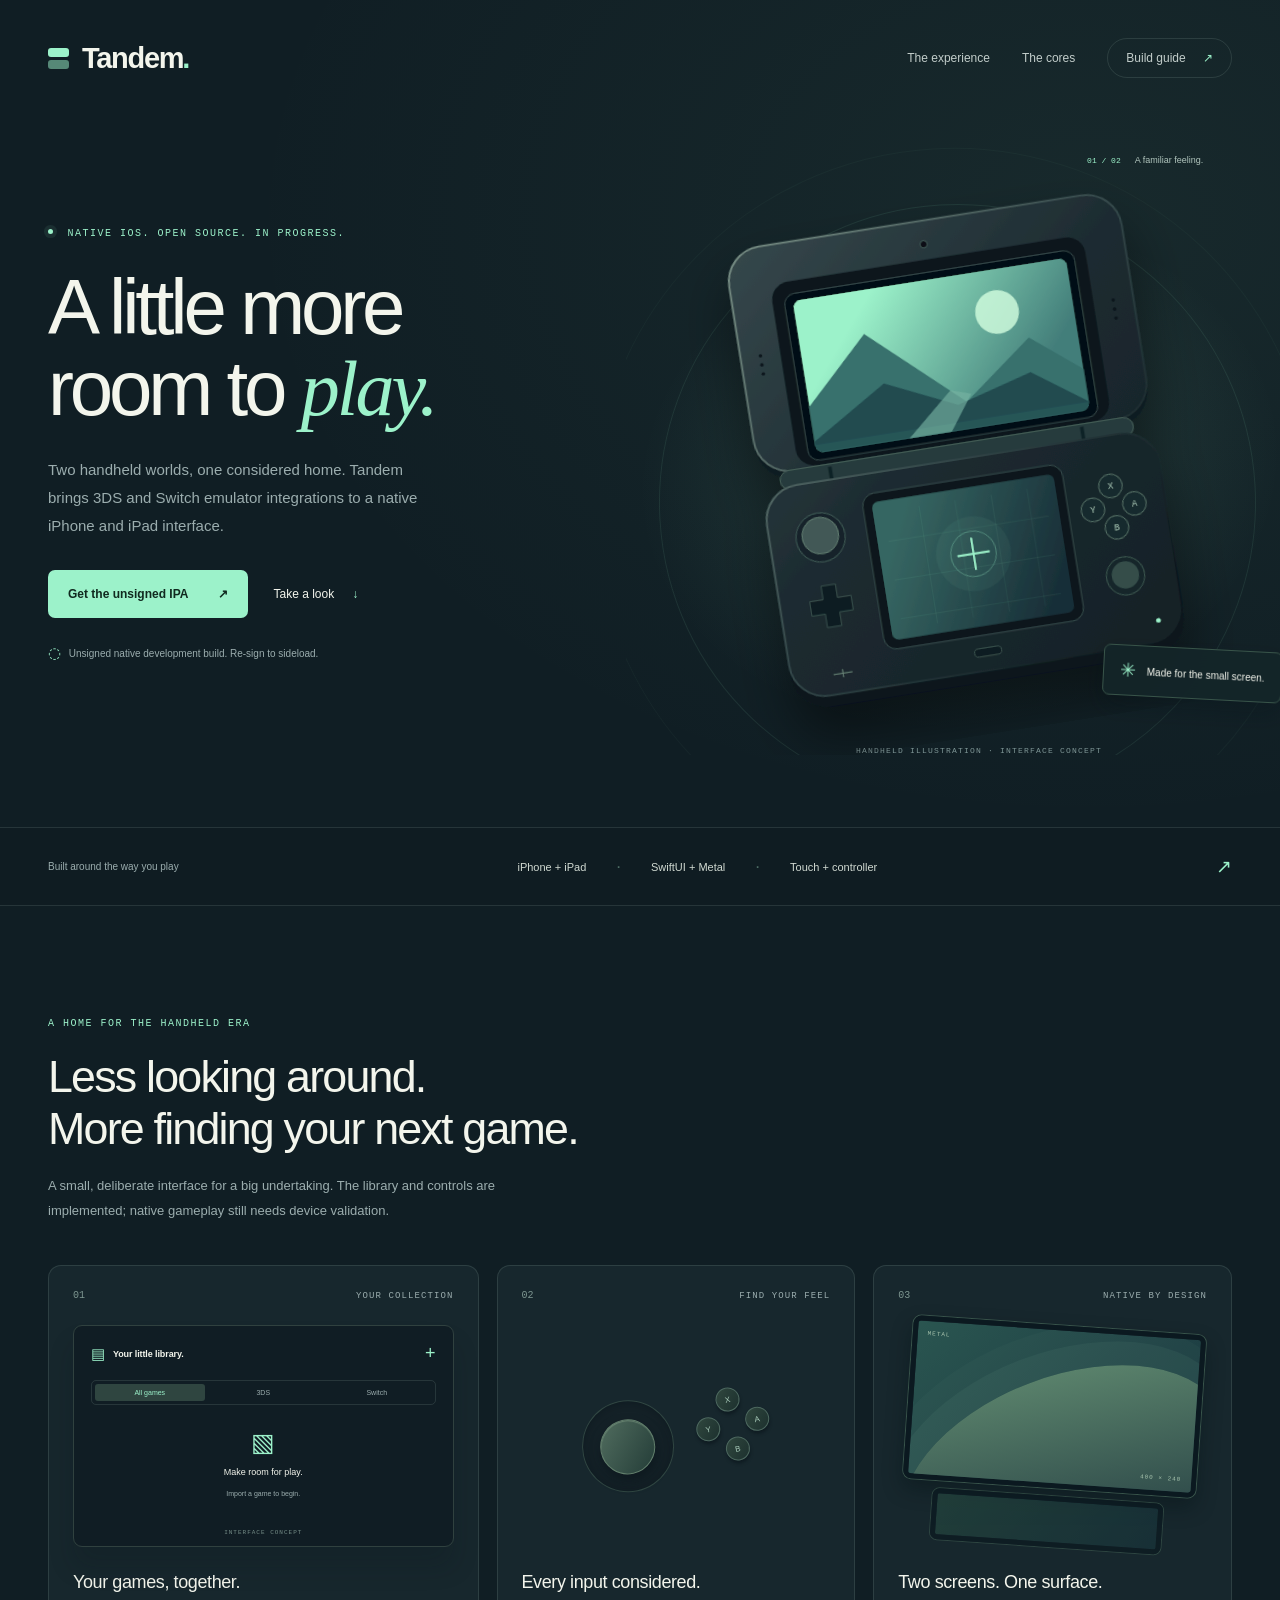
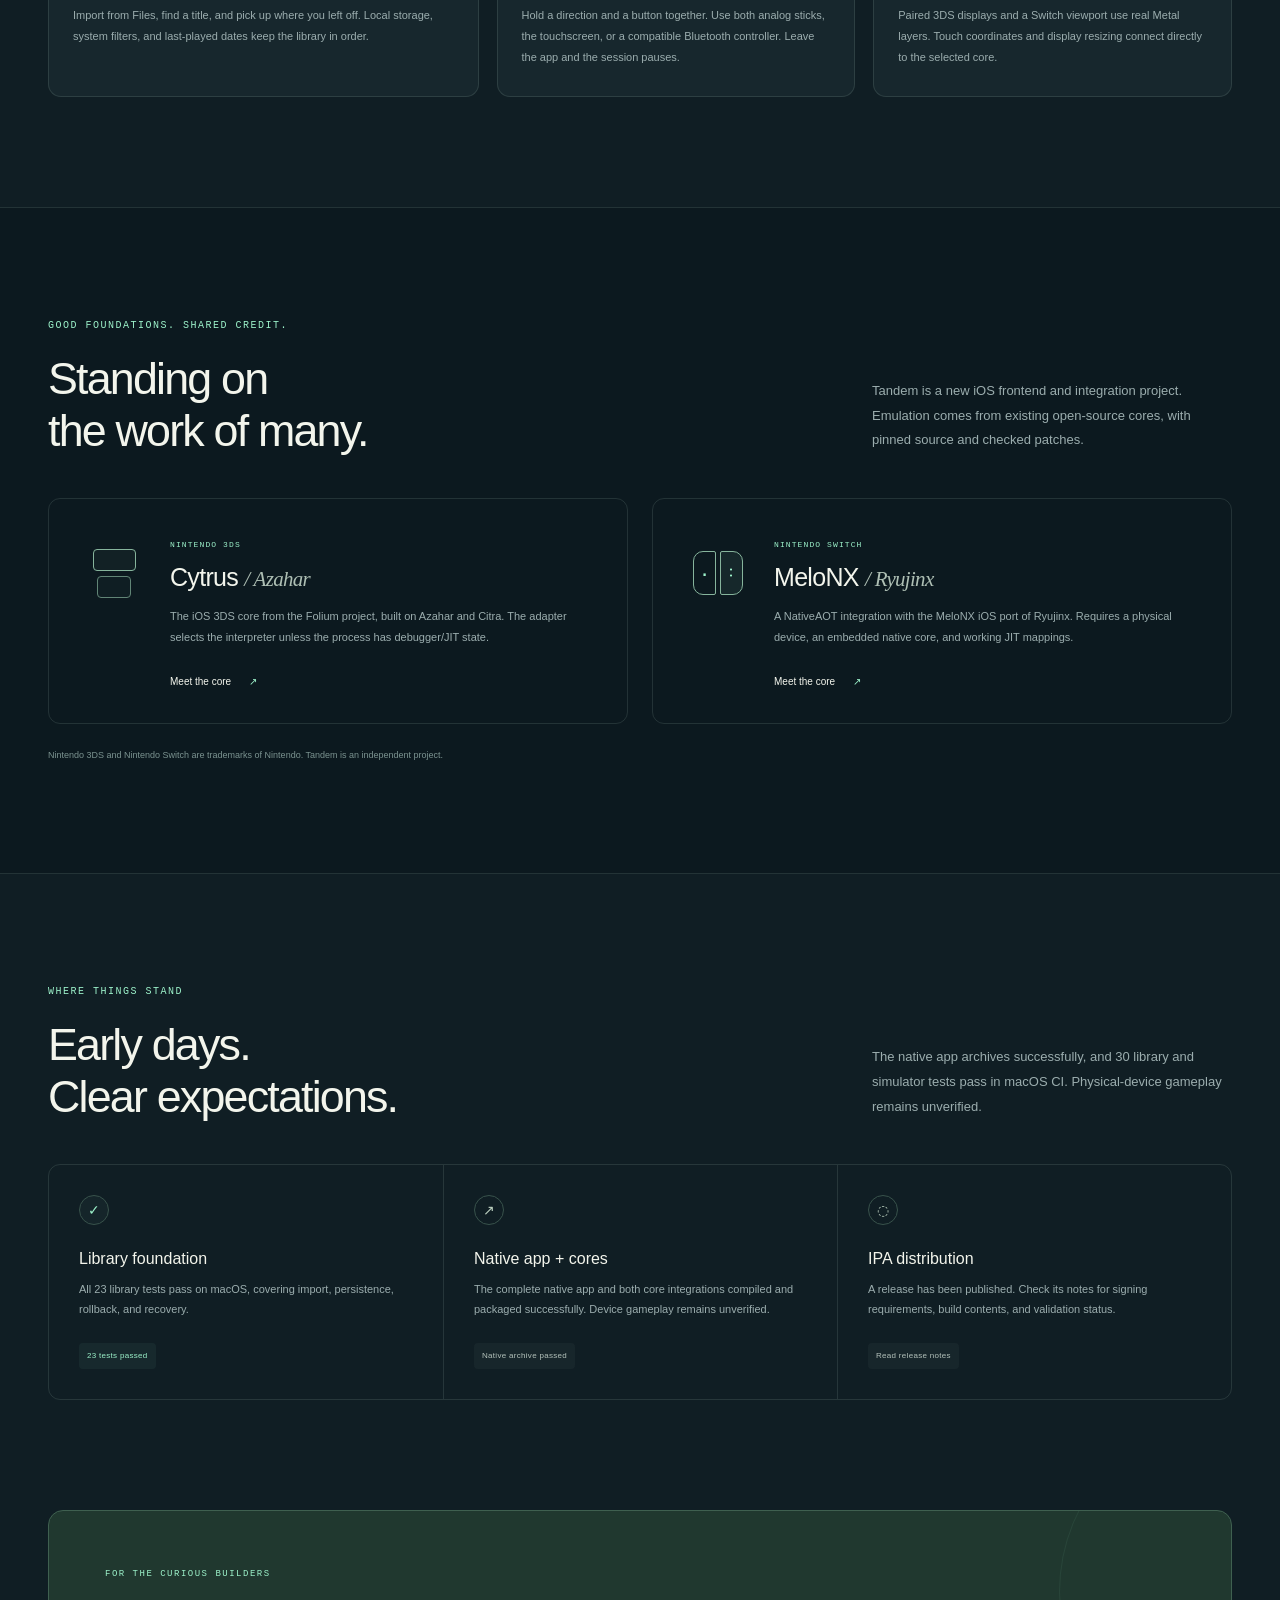
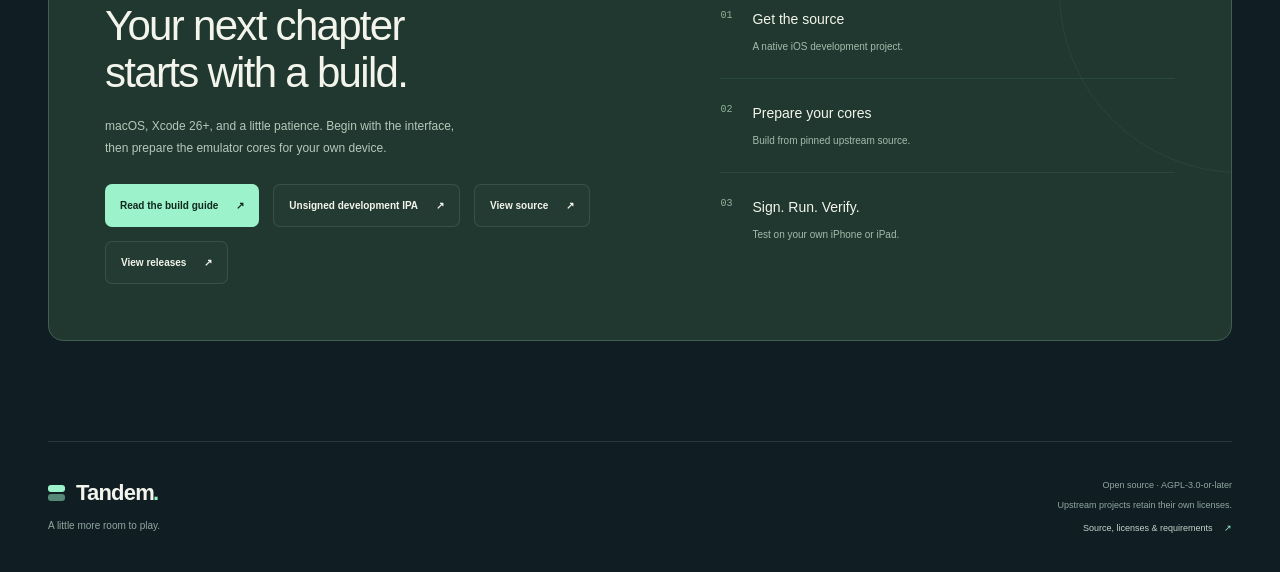
<file: site/index.html>
<!doctype html>
<html lang="en">
<head>
  <meta charset="utf-8">
  <meta name="viewport" content="width=device-width, initial-scale=1">
  <meta name="theme-color" content="#101e24">
  <meta name="description" content="Tandem is an experimental native iOS project bringing Nintendo 3DS and Nintendo Switch emulator cores into one considered home.">
  <title>Tandem — A little more room to play</title>
  <link rel="icon" href="./favicon.svg" type="image/svg+xml">
  <link rel="stylesheet" href="./style.css">
  <script src="./site.js" defer></script>
</head>
<body>
  <a class="skip-link" href="#main">Skip to content</a>
  <header class="site-header wrap">
    <a class="wordmark" href="./" aria-label="Tandem home"><span class="brand-icon" aria-hidden="true"><i></i><i></i></span>Tandem<span class="wordmark-dot">.</span></a>
    <nav aria-label="Main navigation"><a href="#experience">The experience</a><a href="#under-the-hood">The cores</a><a class="nav-build" href="./build.html">Build guide <span aria-hidden="true">↗</span></a></nav>
  </header>

  <main id="main">
    <section class="hero wrap" aria-labelledby="hero-title">
      <div class="hero-copy">
        <p class="eyebrow"><span class="status-dot" aria-hidden="true"></span> Native iOS. Open source. In progress.</p>
        <h1 id="hero-title">A little more<br>room to <em>play.</em></h1>
        <p class="hero-description">Two handheld worlds, one considered home. Tandem brings 3DS and Switch emulator integrations to a native iPhone and iPad interface.</p>
        <div class="hero-actions"><a class="button primary" href="https://github.com/coldlee-en/Tandem/releases/tag/v0.1.3">Get the unsigned IPA <span aria-hidden="true">↗</span></a><a class="text-link" href="#experience">Take a look <span aria-hidden="true">↓</span></a></div>
        <p class="release-note"><span aria-hidden="true">◌</span> Unsigned native development build. Re-sign to sideload.</p>
      </div>
      <figure class="hero-art">
        <div class="art-orbit orbit-one" aria-hidden="true"></div><div class="art-orbit orbit-two" aria-hidden="true"></div>
        <span class="art-label label-top" aria-hidden="true"><span>01 / 02</span> A familiar feeling.</span>
        <img src="./console.svg" alt="Stylized dual-screen handheld with a mint mountain landscape, an interface concept rather than gameplay." width="720" height="600" fetchpriority="high">
        <span class="art-tag" aria-hidden="true"><span class="spark">✳</span> Made for the small screen.</span>
        <figcaption>Handheld illustration · Interface concept</figcaption>
      </figure>
    </section>

    <div class="platform-bar"><div class="wrap platform-content"><span class="platform-label">Built around the way you play</span><span>iPhone + iPad</span><span class="bar-dot" aria-hidden="true">·</span><span>SwiftUI + Metal</span><span class="bar-dot" aria-hidden="true">·</span><span>Touch + controller</span><span class="bar-arrow" aria-hidden="true">↗</span></div></div>

    <section class="experience wrap section-space" id="experience" aria-labelledby="experience-title">
      <div class="section-heading"><p class="eyebrow">A home for the handheld era</p><h2 id="experience-title">Less looking around.<br>More finding your next game.</h2><p>A small, deliberate interface for a big undertaking. The library and controls are implemented; native gameplay still needs device validation.</p></div>
      <div class="feature-grid">
        <article class="feature-card library-card"><div class="feature-top"><span class="feature-number">01</span><span class="small-label">Your collection</span></div><div class="library-concept" aria-label="Illustration of an empty library with All games, 3DS, and Switch filters"><div class="mock-library-head"><span class="mini-logo" aria-hidden="true">▤</span><strong>Your little library.</strong><span aria-hidden="true">+</span></div><div class="mock-filters"><span class="selected">All games</span><span>3DS</span><span>Switch</span></div><div class="mock-empty"><span aria-hidden="true">▧</span><p>Make room for play.</p><small>Import a game to begin.</small></div><span class="concept-caption">Interface concept</span></div><h3>Your games, together.</h3><p>Import from Files, find a title, and pick up where you left off. Local storage, system filters, and last-played dates keep the library in order.</p></article>
        <article class="feature-card controls-card"><div class="feature-top"><span class="feature-number">02</span><span class="small-label">Find your feel</span></div><div class="control-concept" aria-hidden="true"><div class="control-ring"><div class="stick-cap"></div></div><div class="control-diamond"><span>X</span><span>Y</span><span>A</span><span>B</span></div></div><h3>Every input considered.</h3><p>Hold a direction and a button together. Use both analog sticks, the touchscreen, or a compatible Bluetooth controller. Leave the app and the session pauses.</p></article>
        <article class="feature-card display-card"><div class="feature-top"><span class="feature-number">03</span><span class="small-label">Native by design</span></div><div class="display-concept" aria-hidden="true"><div class="display-window"><span class="display-corner">METAL</span><div class="display-wave"></div><span class="display-corner bottom">400 × 240</span></div><div class="display-small"></div></div><h3>Two screens. One surface.</h3><p>Paired 3DS displays and a Switch viewport use real Metal layers. Touch coordinates and display resizing connect directly to the selected core.</p></article>
      </div>
    </section>

    <section class="cores section-space" id="under-the-hood" aria-labelledby="cores-title"><div class="wrap">
      <div class="section-heading horizontal"><div><p class="eyebrow">Good foundations. Shared credit.</p><h2 id="cores-title">Standing on<br>the work of many.</h2></div><p>Tandem is a new iOS frontend and integration project. Emulation comes from existing open-source cores, with pinned source and checked patches.</p></div>
      <div class="core-grid">
        <article class="core-card"><div class="core-symbol dual-symbol" aria-hidden="true"><span></span><span></span></div><div class="core-copy"><span class="small-label">Nintendo 3DS</span><h3>Cytrus <span>/ Azahar</span></h3><p>The iOS 3DS core from the Folium project, built on Azahar and Citra. The adapter selects the interpreter unless the process has debugger/JIT state.</p><a class="text-link" href="https://github.com/folium-app/Cytrus">Meet the core <span aria-hidden="true">↗</span></a></div></article>
        <article class="core-card"><div class="core-symbol switch-symbol" aria-hidden="true"><span>·</span><span>··</span></div><div class="core-copy"><span class="small-label">Nintendo Switch</span><h3>MeloNX <span>/ Ryujinx</span></h3><p>A NativeAOT integration with the MeloNX iOS port of Ryujinx. Requires a physical device, an embedded native core, and working JIT mappings.</p><a class="text-link" href="https://github.com/AzureDominus/melonx">Meet the core <span aria-hidden="true">↗</span></a></div></article>
      </div>
      <p class="core-footnote">Nintendo 3DS and Nintendo Switch are trademarks of Nintendo. Tandem is an independent project.</p>
    </div></section>

    <section class="progress-section wrap section-space" id="status" aria-labelledby="status-title"><div class="section-heading horizontal"><div><p class="eyebrow">Where things stand</p><h2 id="status-title">Early days.<br>Clear expectations.</h2></div><p>The native app archives successfully, and 30 library and simulator tests pass in macOS CI. Physical-device gameplay remains unverified.</p></div><div class="progress-grid"><article><span class="progress-icon done" aria-hidden="true">✓</span><h3>Library foundation</h3><p>All 23 library tests pass on macOS, covering import, persistence, rollback, and recovery.</p><span class="status-pill">23 tests passed</span></article><article><span class="progress-icon" aria-hidden="true">↗</span><h3>Native app + cores</h3><p>The complete native app and both core integrations compiled and packaged successfully. Device gameplay remains unverified.</p><span class="status-pill neutral">Native archive passed</span></article><article><span class="progress-icon" aria-hidden="true">◌</span><h3>IPA distribution</h3><p data-release-description>An unsigned native development IPA is available through Actions. Re-sign to sideload; Switch requires JIT.</p><span class="status-pill neutral" data-release-status>Unsigned development artifact</span></article></div></section>

    <section class="get-started wrap" id="get-started" aria-labelledby="start-title"><div class="start-panel"><div><p class="eyebrow">For the curious builders</p><h2 id="start-title">Your next chapter<br>starts with a build.</h2><p>macOS, Xcode 26+, and a little patience. Begin with the interface, then prepare the emulator cores for your own device.</p><div class="hero-actions"><a class="button primary" href="./build.html">Read the build guide <span aria-hidden="true">↗</span></a><a class="button secondary" href="https://github.com/coldlee-en/Tandem/releases/tag/v0.1.3">Unsigned development IPA <span aria-hidden="true">↗</span></a><a class="button secondary" data-repository-link hidden>View source <span aria-hidden="true">↗</span></a><a class="button secondary" data-release-link hidden>View releases <span aria-hidden="true">↗</span></a></div></div><div class="start-steps"><div><span>01</span><p>Get the source<small>A native iOS development project.</small></p></div><div><span>02</span><p>Prepare your cores<small>Build from pinned upstream source.</small></p></div><div><span>03</span><p>Sign. Run. Verify.<small>Test on your own iPhone or iPad.</small></p></div></div></div></section>
  </main>
  <footer class="site-footer wrap"><div><a class="wordmark" href="./"><span class="brand-icon" aria-hidden="true"><i></i><i></i></span>Tandem<span class="wordmark-dot">.</span></a><p>A little more room to play.</p></div><div class="footer-right"><p>Open source · AGPL-3.0-or-later</p><p>Upstream projects retain their own licenses.</p><a href="./build.html#notices">Source, licenses &amp; requirements <span aria-hidden="true">↗</span></a></div></footer>
</body>
</html>
</file>
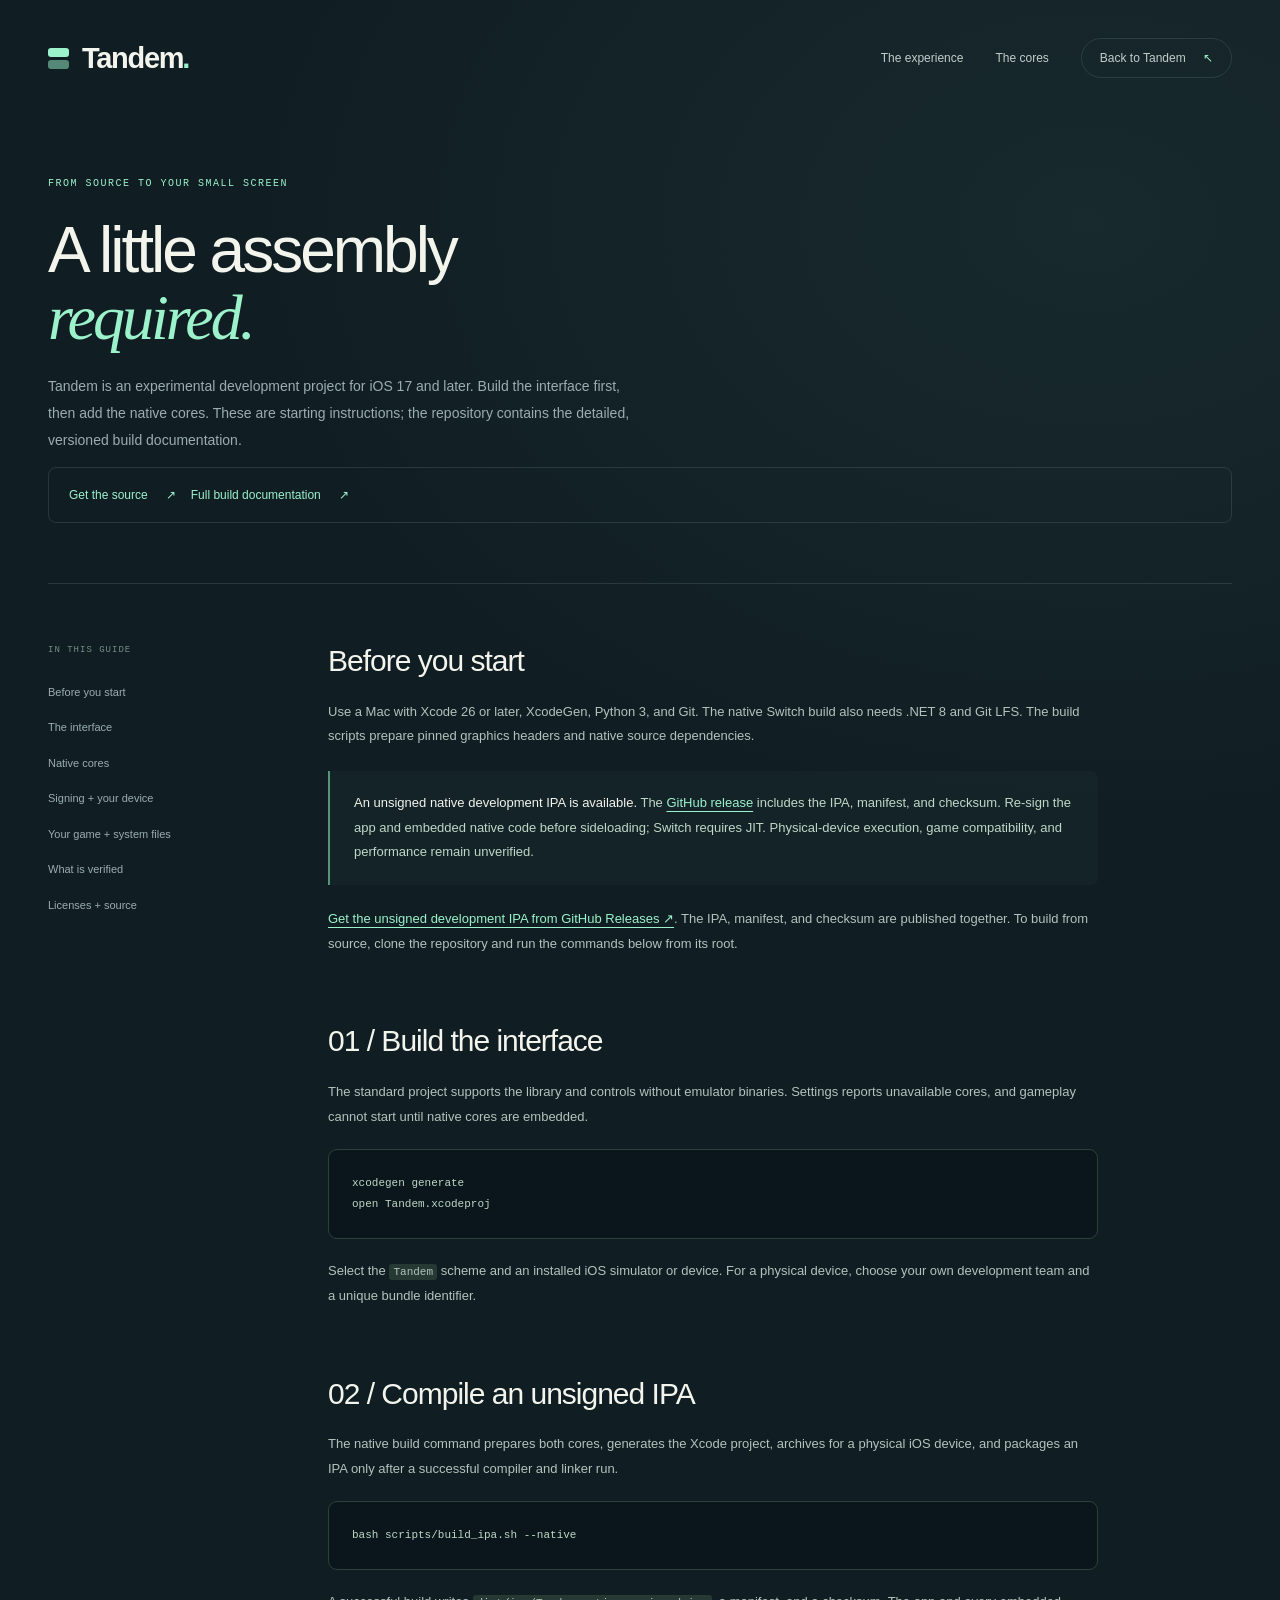
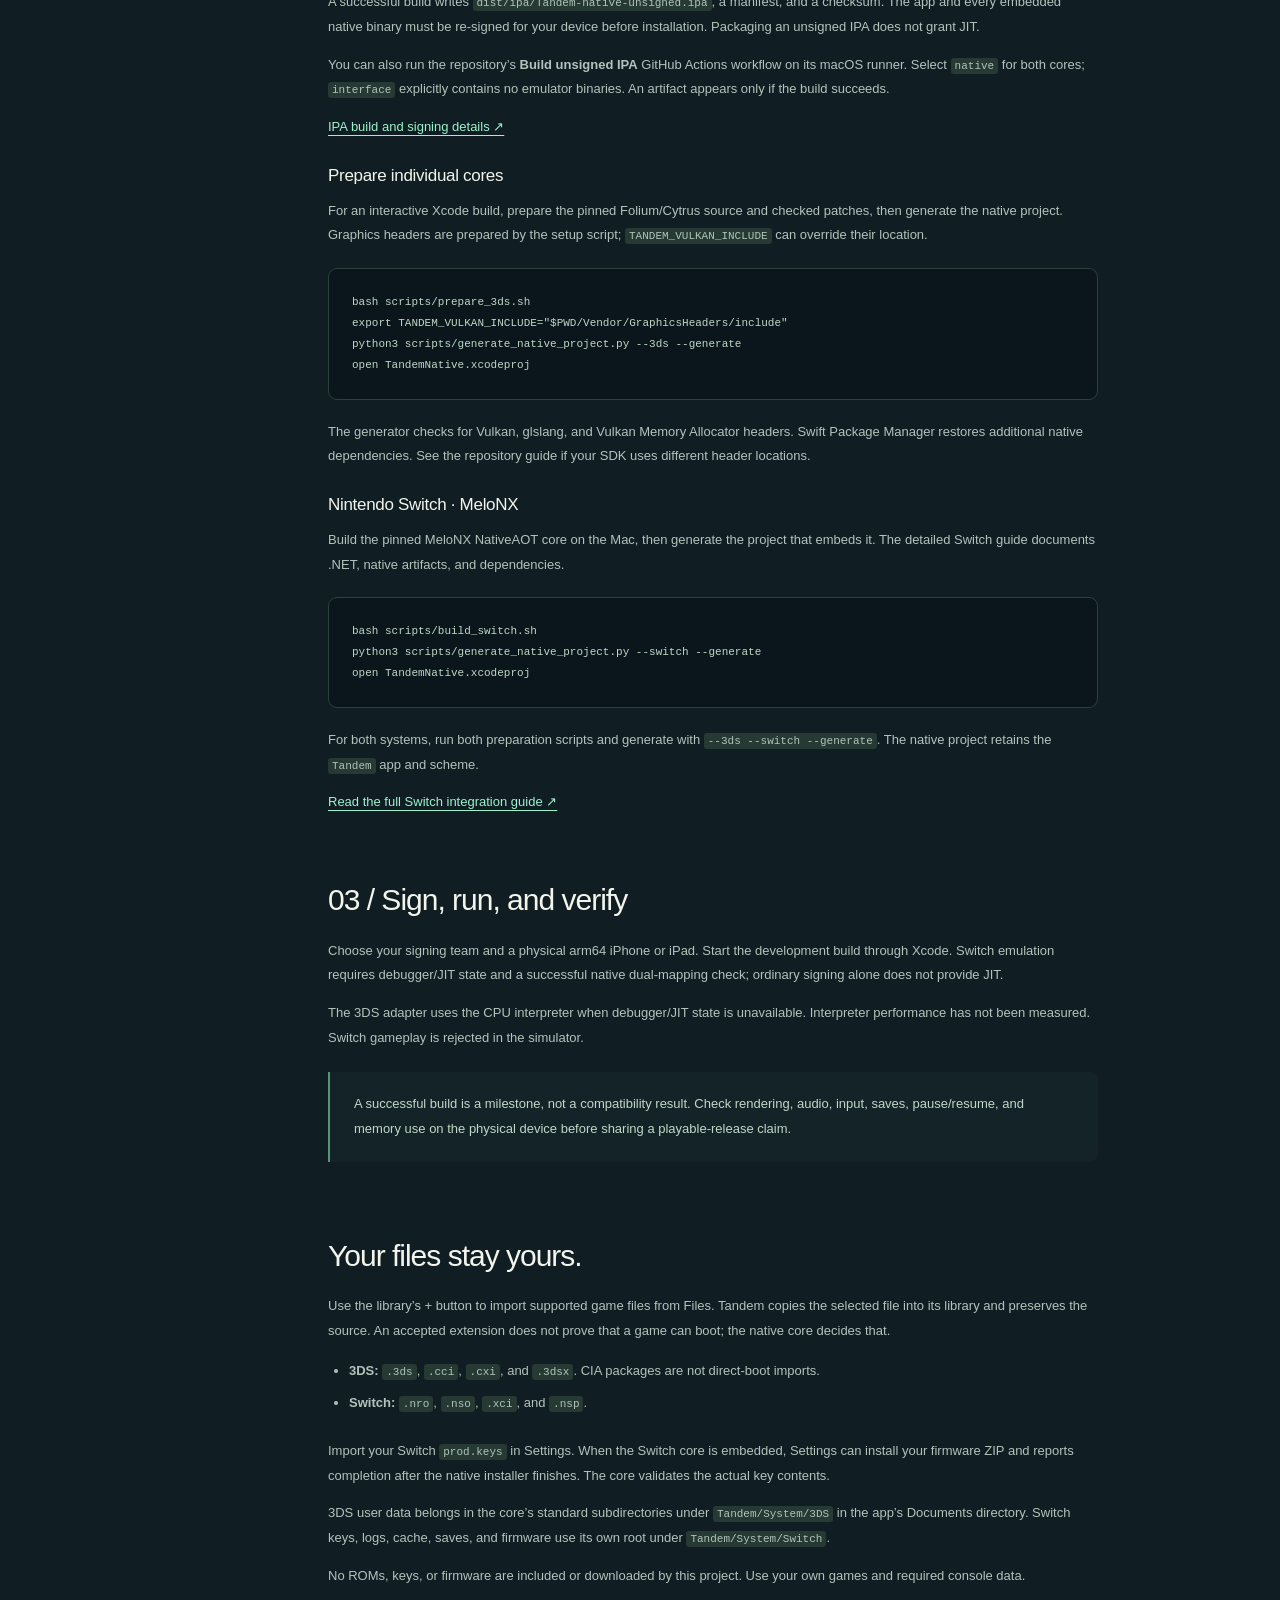
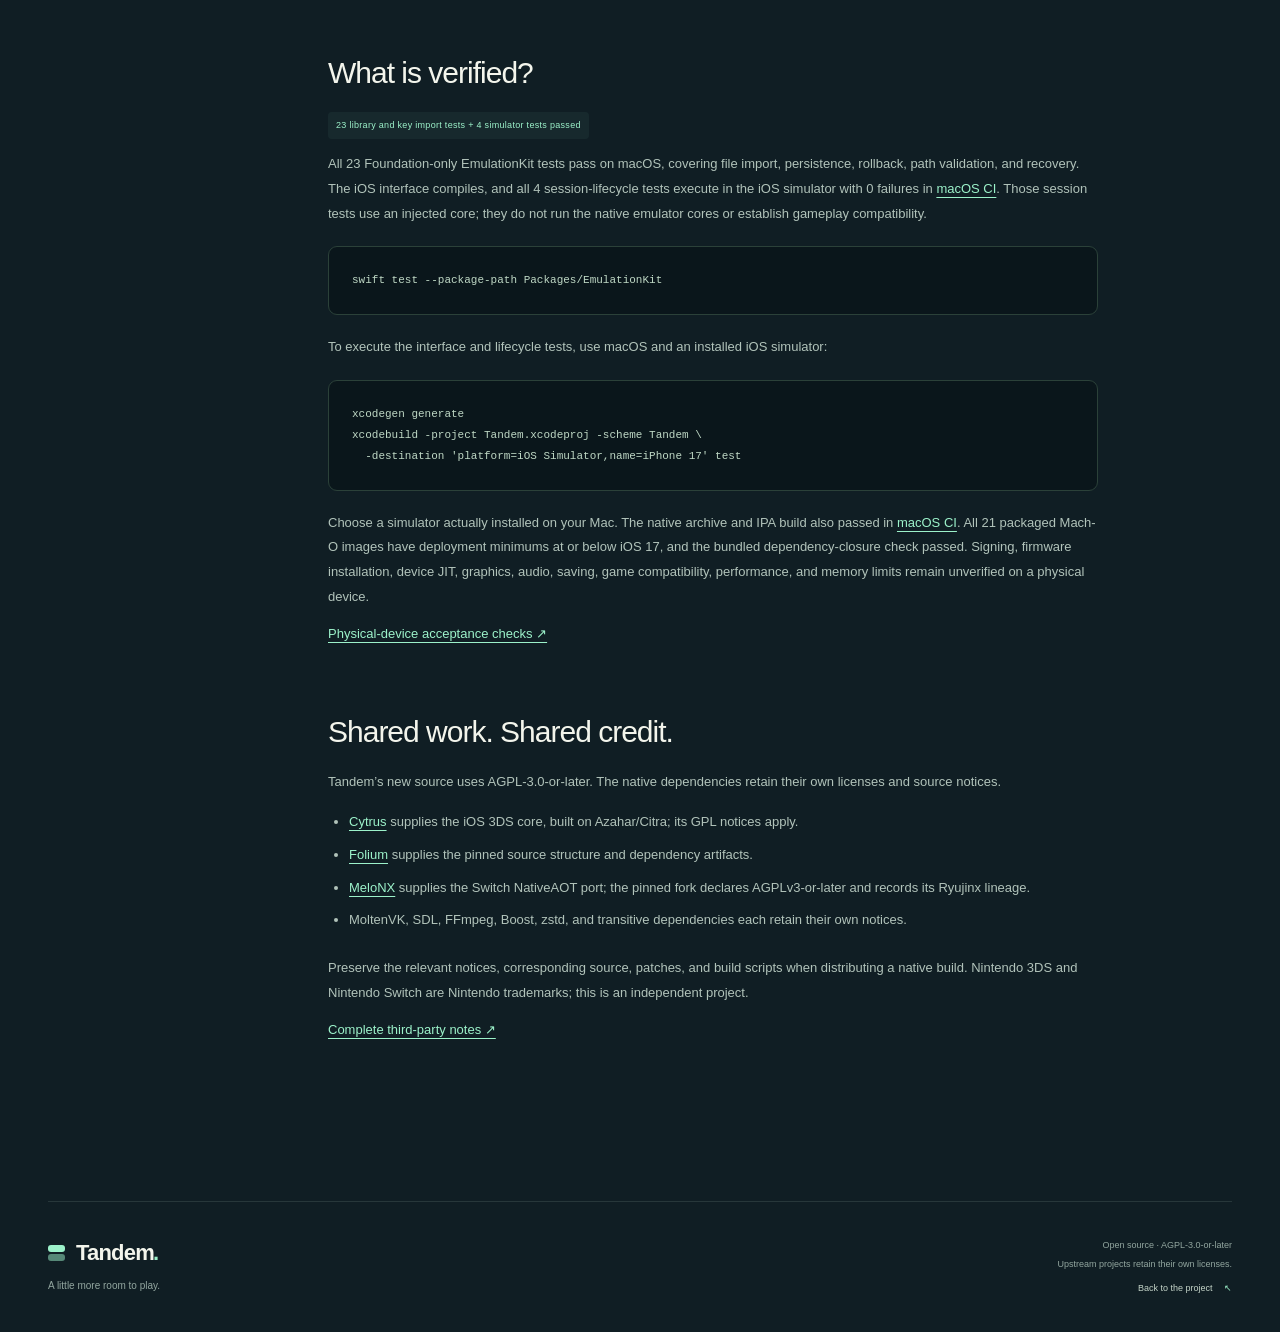
<file: site/build.html>
<!doctype html>
<html lang="en">
<head>
  <meta charset="utf-8">
  <meta name="viewport" content="width=device-width, initial-scale=1">
  <meta name="theme-color" content="#101e24">
  <meta name="description" content="Build Tandem from source on a Mac. Requirements, native 3DS and Switch cores, signing, JIT, and the current validation status.">
  <title>Build Tandem — Source, cores, and device setup</title>
  <link rel="icon" href="./favicon.svg" type="image/svg+xml">
  <link rel="stylesheet" href="./style.css">
  <script src="./site.js" defer></script>
</head>
<body>
  <a class="skip-link" href="#main">Skip to content</a>
  <header class="site-header wrap"><a class="wordmark" href="./" aria-label="Tandem home"><span class="brand-icon" aria-hidden="true"><i></i><i></i></span>Tandem<span class="wordmark-dot">.</span></a><nav aria-label="Main navigation"><a href="./#experience">The experience</a><a href="./#under-the-hood">The cores</a><a class="nav-build" href="./">Back to Tandem <span aria-hidden="true">↖</span></a></nav></header>
  <main id="main" class="wrap">
    <div class="guide-hero"><p class="eyebrow">From source to your small screen</p><h1>A little assembly<br><em>required.</em></h1><p>Tandem is an experimental development project for iOS 17 and later. Build the interface first, then add the native cores. These are starting instructions; the repository contains the detailed, versioned build documentation.</p><div class="source-links"><a class="text-link" data-repository-link hidden>Get the source <span aria-hidden="true">↗</span></a><a class="text-link" data-repository-file="docs/BUILDING.md" hidden>Full build documentation <span aria-hidden="true">↗</span></a><p data-repository-pending>Repository links will be available when this project is published.</p></div></div>
    <div class="guide-layout">
      <nav class="guide-toc" aria-label="Build guide contents"><span>In this guide</span><a href="#before-you-start">Before you start</a><a href="#interface">The interface</a><a href="#native-cores">Native cores</a><a href="#device">Signing + your device</a><a href="#system-files">Your game + system files</a><a href="#verification">What is verified</a><a href="#notices">Licenses + source</a></nav>
      <div class="guide-content">
        <section id="before-you-start"><h2>Before you start</h2><p>Use a Mac with Xcode 26 or later, XcodeGen, Python 3, and Git. The native Switch build also needs .NET 8 and Git LFS. The build scripts prepare pinned graphics headers and native source dependencies.</p><p class="guide-note"><strong>An unsigned native development IPA is available.</strong> The <a href="https://github.com/coldlee-en/Tandem/releases/tag/v0.1.3">GitHub release</a> includes the IPA, manifest, and checksum. Re-sign the app and embedded native code before sideloading; Switch requires JIT. Physical-device execution, game compatibility, and performance remain unverified.</p><p><a href="https://github.com/coldlee-en/Tandem/releases/tag/v0.1.3">Get the unsigned development IPA from GitHub Releases ↗</a>. The IPA, manifest, and checksum are published together. To build from source, clone the repository and run the commands below from its root.</p></section>
        <section id="interface"><h2>01 / Build the interface</h2><p>The standard project supports the library and controls without emulator binaries. Settings reports unavailable cores, and gameplay cannot start until native cores are embedded.</p><pre><code>xcodegen generate
open Tandem.xcodeproj</code></pre><p>Select the <code>Tandem</code> scheme and an installed iOS simulator or device. For a physical device, choose your own development team and a unique bundle identifier.</p></section>
        <section id="native-cores"><h2>02 / Compile an unsigned IPA</h2><p>The native build command prepares both cores, generates the Xcode project, archives for a physical iOS device, and packages an IPA only after a successful compiler and linker run.</p><pre><code>bash scripts/build_ipa.sh --native</code></pre><p>A successful build writes <code>dist/ipa/Tandem-native-unsigned.ipa</code>, a manifest, and a checksum. The app and every embedded native binary must be re-signed for your device before installation. Packaging an unsigned IPA does not grant JIT.</p><p>You can also run the repository’s <strong>Build unsigned IPA</strong> GitHub Actions workflow on its macOS runner. Select <code>native</code> for both cores; <code>interface</code> explicitly contains no emulator binaries. An artifact appears only if the build succeeds.</p><p><a data-repository-file="docs/IPA.md" hidden>IPA build and signing details ↗</a></p><h3>Prepare individual cores</h3><p>For an interactive Xcode build, prepare the pinned Folium/Cytrus source and checked patches, then generate the native project. Graphics headers are prepared by the setup script; <code>TANDEM_VULKAN_INCLUDE</code> can override their location.</p><pre><code>bash scripts/prepare_3ds.sh
export TANDEM_VULKAN_INCLUDE="$PWD/Vendor/GraphicsHeaders/include"
python3 scripts/generate_native_project.py --3ds --generate
open TandemNative.xcodeproj</code></pre><p>The generator checks for Vulkan, glslang, and Vulkan Memory Allocator headers. Swift Package Manager restores additional native dependencies. See the repository guide if your SDK uses different header locations.</p><h3>Nintendo Switch · MeloNX</h3><p>Build the pinned MeloNX NativeAOT core on the Mac, then generate the project that embeds it. The detailed Switch guide documents .NET, native artifacts, and dependencies.</p><pre><code>bash scripts/build_switch.sh
python3 scripts/generate_native_project.py --switch --generate
open TandemNative.xcodeproj</code></pre><p>For both systems, run both preparation scripts and generate with <code>--3ds --switch --generate</code>. The native project retains the <code>Tandem</code> app and scheme.</p><p><a data-repository-file="docs/SWITCH_CORE.md" hidden>Read the full Switch integration guide ↗</a></p></section>
        <section id="device"><h2>03 / Sign, run, and verify</h2><p>Choose your signing team and a physical arm64 iPhone or iPad. Start the development build through Xcode. Switch emulation requires debugger/JIT state and a successful native dual-mapping check; ordinary signing alone does not provide JIT.</p><p>The 3DS adapter uses the CPU interpreter when debugger/JIT state is unavailable. Interpreter performance has not been measured. Switch gameplay is rejected in the simulator.</p><p class="guide-note">A successful build is a milestone, not a compatibility result. Check rendering, audio, input, saves, pause/resume, and memory use on the physical device before sharing a playable-release claim.</p></section>
        <section id="system-files"><h2>Your files stay yours.</h2><p>Use the library’s + button to import supported game files from Files. Tandem copies the selected file into its library and preserves the source. An accepted extension does not prove that a game can boot; the native core decides that.</p><ul><li><strong>3DS:</strong> <code>.3ds</code>, <code>.cci</code>, <code>.cxi</code>, and <code>.3dsx</code>. CIA packages are not direct-boot imports.</li><li><strong>Switch:</strong> <code>.nro</code>, <code>.nso</code>, <code>.xci</code>, and <code>.nsp</code>.</li></ul><p>Import your Switch <code>prod.keys</code> in Settings. When the Switch core is embedded, Settings can install your firmware ZIP and reports completion after the native installer finishes. The core validates the actual key contents.</p><p>3DS user data belongs in the core’s standard subdirectories under <code>Tandem/System/3DS</code> in the app’s Documents directory. Switch keys, logs, cache, saves, and firmware use its own root under <code>Tandem/System/Switch</code>.</p><p>No ROMs, keys, or firmware are included or downloaded by this project. Use your own games and required console data.</p></section>
        <section id="verification"><h2>What is verified?</h2><p><span class="status-pill">23 library and key import tests + 4 simulator tests passed</span></p><p>All 23 Foundation-only EmulationKit tests pass on macOS, covering file import, persistence, rollback, path validation, and recovery. The iOS interface compiles, and all 4 session-lifecycle tests execute in the iOS simulator with 0 failures in <a href="https://github.com/coldlee-en/Tandem/actions/runs/40429081305">macOS CI</a>. Those session tests use an injected core; they do not run the native emulator cores or establish gameplay compatibility.</p><pre><code>swift test --package-path Packages/EmulationKit</code></pre><p>To execute the interface and lifecycle tests, use macOS and an installed iOS simulator:</p><pre><code>xcodegen generate
xcodebuild -project Tandem.xcodeproj -scheme Tandem \
  -destination 'platform=iOS Simulator,name=iPhone 17' test</code></pre><p>Choose a simulator actually installed on your Mac. The native archive and IPA build also passed in <a href="https://github.com/coldlee-en/Tandem/actions/runs/40429081317">macOS CI</a>. All 21 packaged Mach-O images have deployment minimums at or below iOS 17, and the bundled dependency-closure check passed. Signing, firmware installation, device JIT, graphics, audio, saving, game compatibility, performance, and memory limits remain unverified on a physical device.</p><p><a data-repository-file="docs/DEVICE_TESTING.md" hidden>Physical-device acceptance checks ↗</a></p></section>
        <section id="notices"><h2>Shared work. Shared credit.</h2><p>Tandem’s new source uses AGPL-3.0-or-later. The native dependencies retain their own licenses and source notices.</p><ul><li><a href="https://github.com/folium-app/Cytrus">Cytrus</a> supplies the iOS 3DS core, built on Azahar/Citra; its GPL notices apply.</li><li><a href="https://github.com/folium-app/Folium">Folium</a> supplies the pinned source structure and dependency artifacts.</li><li><a href="https://github.com/AzureDominus/melonx">MeloNX</a> supplies the Switch NativeAOT port; the pinned fork declares AGPLv3-or-later and records its Ryujinx lineage.</li><li>MoltenVK, SDL, FFmpeg, Boost, zstd, and transitive dependencies each retain their own notices.</li></ul><p>Preserve the relevant notices, corresponding source, patches, and build scripts when distributing a native build. Nintendo 3DS and Nintendo Switch are Nintendo trademarks; this is an independent project.</p><p><a data-repository-file="docs/THIRD_PARTY.md" hidden>Complete third-party notes ↗</a></p></section>
      </div>
    </div>
  </main>
  <footer class="site-footer wrap"><div><a class="wordmark" href="./"><span class="brand-icon" aria-hidden="true"><i></i><i></i></span>Tandem<span class="wordmark-dot">.</span></a><p>A little more room to play.</p></div><div class="footer-right"><p>Open source · AGPL-3.0-or-later</p><p>Upstream projects retain their own licenses.</p><a href="./">Back to the project <span aria-hidden="true">↖</span></a></div></footer>
</body>
</html>
</file>
<file: site/style.css>
@charset "UTF-8";
:root{color-scheme:dark;--bg:#101e24;--bg-dark:#0c171c;--panel:#17272d;--mint:#9cf2ca;--text:#f3f5ec;--muted:#9badae;--line:rgba(192,220,208,.13);--serif:Georgia,"Times New Roman",serif;--sans:Inter,"Helvetica Neue",Arial,sans-serif;--mono:"SFMono-Regular",Consolas,"Liberation Mono",monospace}
*{box-sizing:border-box}html{scroll-behavior:smooth;scroll-padding-top:30px}body{margin:0;background:var(--bg);color:var(--text);font-family:var(--sans);font-size:16px;-webkit-font-smoothing:antialiased}body:before{content:"";position:absolute;top:0;right:0;width:100%;height:1000px;background:radial-gradient(ellipse at 85% 22%,rgba(133,201,159,.065),transparent 55%);pointer-events:none;z-index:-1}a{color:inherit;text-decoration:none}button,a{-webkit-tap-highlight-color:transparent}a:focus-visible,button:focus-visible{outline:2px solid var(--mint);outline-offset:7px}button{font:inherit}img{max-width:100%;display:block}[hidden]{display:none!important}::selection{background:var(--mint);color:var(--bg)}.wrap{width:min(1200px,calc(100% - 96px));margin-inline:auto}.skip-link{position:fixed;top:8px;left:8px;transform:translateY(-150%);background:var(--mint);color:var(--bg);padding:12px 18px;z-index:20}.skip-link:focus{transform:none}.site-header{height:116px;display:flex;align-items:center;justify-content:space-between;position:relative;z-index:2}.wordmark{font-weight:650;letter-spacing:-1.3px;font-size:29px;display:inline-flex;align-items:center;gap:11px}.wordmark-dot{color:var(--mint);margin-left:-12px}.brand-icon{width:21px;display:grid;gap:3px;margin-right:2px}.brand-icon i{height:9px;background:var(--mint);border-radius:3px}.brand-icon i+ i{opacity:.5}.site-header nav{display:flex;align-items:center;gap:32px;font-size:12px;font-weight:500;color:#c2cdca}.site-header nav a{transition:color .2s}.site-header nav a:hover{color:var(--mint)}.nav-build{border:1px solid var(--line);border-radius:40px;padding:12px 18px}.nav-build span{padding-left:14px;color:var(--mint)}.hero{display:grid;grid-template-columns:1.02fr 1fr;align-items:center;min-height:650px;gap:0;padding-top:20px;padding-bottom:72px}.eyebrow{font-family:var(--mono);font-size:10px;line-height:1.6;letter-spacing:1.5px;font-weight:400;text-transform:uppercase;color:var(--mint);margin:0 0 25px}.status-dot{display:inline-block;height:5px;width:5px;border-radius:50%;background:var(--mint);margin-right:7px;vertical-align:2px;box-shadow:0 0 0 4px rgba(156,242,202,.08)}h1,h2,h3,p{margin-top:0}h1{font-size:clamp(48px,6.1vw,84px);line-height:1.04;font-weight:450;letter-spacing:-4.2px;margin-bottom:27px}h1 em{color:var(--mint);font-family:var(--serif);font-weight:400;letter-spacing:-3px}.hero-description{max-width:380px;font-size:15px;color:var(--muted);line-height:1.85;margin-bottom:30px}.hero-actions{display:flex;align-items:center;gap:25px;flex-wrap:wrap}.button{display:inline-flex;align-items:center;justify-content:center;gap:30px;min-height:48px;border-radius:7px;padding:14px 20px;font-size:12px;line-height:1.5;font-weight:600;transition:transform .2s,background .2s,border-color .2s}.button:hover{transform:translateY(-2px)}.button.primary{background:var(--mint);color:#10291f}.button.primary:hover{background:#baffdf}.button.secondary{border:1px solid var(--line);background:rgba(255,255,255,.02)}.button.secondary:hover{border-color:rgba(156,242,202,.4)}.text-link{display:inline-flex;align-items:center;gap:18px;font-size:12px;font-weight:500}.text-link span{color:var(--mint)}.text-link:hover{text-decoration:underline;text-underline-offset:5px}.release-note{margin:22px 0 0;font-size:10px;line-height:1.7;color:var(--muted)}.release-note>span{color:var(--mint);font-size:15px;vertical-align:-1px;margin-right:5px}.hero-art{position:relative;margin:0 -50px 0 -20px;isolation:isolate;min-width:0}.hero-art>img{width:100%;position:relative;transform:rotate(-9deg);z-index:1}.hero-art figcaption{font-family:var(--mono);text-transform:uppercase;font-size:8px;letter-spacing:1.2px;color:#7f9696;text-align:center;position:relative;left:25px;margin-top:10px}.art-orbit{position:absolute;border:1px solid rgba(156,242,202,.09);border-radius:50%;z-index:0;left:5%;top:11%;width:91%;aspect-ratio:1;transform:rotate(-25deg)}.orbit-one:after{content:"";position:absolute;background:var(--mint);width:5px;height:5px;border-radius:50%;right:12%;top:13%;box-shadow:0 0 0 5px rgba(156,242,202,.04)}.orbit-two{width:110%;left:-5%;top:2%;opacity:.4}.art-label{position:absolute;right:12%;top:3%;font-size:9px;color:#b0c4bc;z-index:2}.art-label>span{font-family:var(--mono);color:var(--mint);margin-right:12px;font-size:8px}.art-tag{position:absolute;bottom:9%;right:0;z-index:3;background:rgba(19,37,41,.9);backdrop-filter:blur(16px);border:1px solid #385449;border-radius:7px;padding:13px 16px;font-size:10px;transform:rotate(3deg);box-shadow:0 10px 25px #07111855}.spark{font-size:19px;color:var(--mint);vertical-align:-2px;margin-right:8px}.platform-bar{border-top:1px solid var(--line);border-bottom:1px solid var(--line);background:rgba(7,18,22,.15)}.platform-content{min-height:77px;display:flex;align-items:center;gap:30px;font-size:11px;color:#d0d9d1}.platform-label{color:var(--muted);margin-right:auto;font-size:10px}.bar-dot{color:#4d6d65;font-size:17px}.bar-arrow{margin-left:auto;color:var(--mint);font-size:19px}.section-space{padding-top:110px;padding-bottom:110px}.section-heading{max-width:700px;margin-bottom:42px}.section-heading .eyebrow{margin-bottom:19px}h2{font-size:clamp(30px,3.5vw,46px);line-height:1.15;letter-spacing:-1.8px;font-weight:450;margin-bottom:20px}.section-heading>p:not(.eyebrow){font-size:13px;line-height:1.9;color:var(--muted);max-width:490px;margin-bottom:0}.section-heading.horizontal{max-width:none;display:flex;justify-content:space-between;align-items:flex-end;gap:70px}.section-heading.horizontal>div{flex-shrink:0}.section-heading.horizontal>p{max-width:360px;padding-bottom:3px}.section-heading.horizontal h2{margin-bottom:0}.feature-grid{display:grid;grid-template-columns:1.2fr 1fr 1fr;gap:18px}.feature-card{background:var(--panel);border:1px solid var(--line);border-radius:13px;padding:24px 24px 28px;overflow:hidden;display:flex;flex-direction:column}.feature-top{display:flex;align-items:center;justify-content:space-between;gap:15px;color:var(--muted);margin-bottom:24px}.feature-number{font-family:var(--mono);font-size:10px;color:#7d9690}.small-label{font-family:var(--mono);font-size:9px;text-transform:uppercase;letter-spacing:1.1px}.feature-card h3{font-size:18px;font-weight:500;letter-spacing:-.4px;margin:25px 0 12px}.feature-card>p{font-size:11px;color:var(--muted);line-height:1.9;margin-bottom:0}.library-concept,.control-concept,.display-concept{height:222px;position:relative}.library-concept{background:#101d24;border:1px solid #30413f;border-radius:9px;padding:17px;box-shadow:0 20px 25px #09171b30}.mock-library-head{display:flex;align-items:center;gap:8px;font-size:9px;letter-spacing:-.1px}.mock-library-head>span:last-child{margin-left:auto;font-size:18px;font-weight:300;color:var(--mint)}.mini-logo{color:var(--mint);font-size:15px;line-height:1}.mock-filters{display:flex;padding:3px;border:1px solid var(--line);border-radius:5px;margin-top:16px;justify-content:space-between;gap:4px;font-size:7px;color:var(--muted)}.mock-filters span{padding:5px;text-align:center;flex:1;white-space:nowrap}.mock-filters .selected{background:#2f4540;color:var(--mint);border-radius:3px}.mock-empty{text-align:center;padding-top:25px}.mock-empty>span{display:block;font-size:25px;color:var(--mint);font-weight:200;line-height:1}.mock-empty p{font-size:9px;margin:12px 0 5px}.mock-empty small{color:var(--muted);font-size:7px}.concept-caption{position:absolute;bottom:10px;left:0;right:0;text-align:center;color:#758d87;font-family:var(--mono);font-size:6px;letter-spacing:1px;text-transform:uppercase}.control-concept{display:flex;align-items:center;justify-content:center;gap:25px;transform:rotate(-12deg)}.control-ring{width:90px;height:90px;border-radius:50%;background:#142127;box-shadow:inset 0 1px 8px #040e154d,0 0 0 1px #304642;display:grid;place-items:center}.stick-cap{height:55px;width:55px;border-radius:50%;background:linear-gradient(130deg,#516d5f,#233c37);box-shadow:inset 0 1px 1px #89a58e80,0 7px 12px #07111880;border:1px solid #627f6c}.control-diamond{display:grid;grid-template-columns:repeat(3,24px);grid-template-rows:repeat(3,24px);gap:1px}.control-diamond span{border-radius:50%;display:grid;place-items:center;border:1px solid #4e6a60;color:#a9ccba;font-size:8px;background:linear-gradient(130deg,#30473e,#1c302e);box-shadow:0 3px 3px #07111880}.control-diamond span:nth-child(1){grid-column:2}.control-diamond span:nth-child(2){grid-column:1;grid-row:2}.control-diamond span:nth-child(3){grid-column:3;grid-row:2}.control-diamond span:nth-child(4){grid-column:2;grid-row:3}.display-concept{display:flex;flex-direction:column;justify-content:center;align-items:center;gap:8px;transform:rotate(4deg)}.display-window{position:relative;width:95%;aspect-ratio:1.667;border:5px solid #0b1920;border-radius:8px;box-shadow:0 0 0 1px #38534a,0 10px 20px #06121566;background:linear-gradient(135deg,#2a5550,#18353e);overflow:hidden}.display-wave{position:absolute;left:-5%;bottom:-60%;width:120%;height:130%;border-radius:50%;background:linear-gradient(10deg,#1a303a,#608a70);transform:rotate(-25deg);box-shadow:0 -15px 0 10px #84b69614,0 -30px 0 15px #84b6960a}.display-corner{position:absolute;z-index:1;top:9px;left:10px;color:#a7c3ad;font-family:var(--mono);font-size:6px;letter-spacing:1px}.display-corner.bottom{top:auto;left:auto;right:10px;bottom:9px}.display-small{width:75%;height:55px;border:5px solid #0b1920;border-radius:7px;background:linear-gradient(125deg,#25473f,#18343b);box-shadow:0 0 0 1px #38534a;opacity:.7}.cores{background:#0c191f;border-top:1px solid var(--line);border-bottom:1px solid var(--line)}.core-grid{display:grid;grid-template-columns:1fr 1fr;gap:24px}.core-card{display:flex;gap:25px;border:1px solid var(--line);border-radius:12px;padding:34px}.core-symbol{width:62px;height:70px;flex-shrink:0;margin-top:5px;display:flex;gap:5px}.dual-symbol{flex-direction:column;align-items:center;justify-content:center}.dual-symbol span{height:22px;width:43px;border:1px solid #86b49c;border-radius:4px;background:#9cf2ca09}.dual-symbol span+span{width:34px;opacity:.7}.switch-symbol{align-items:center;justify-content:center;gap:4px}.switch-symbol span{height:44px;width:23px;display:flex;align-items:center;justify-content:center;border:1px solid #86b49c;border-radius:10px 2px 2px 10px;color:var(--mint);font-size:24px;line-height:1}.switch-symbol span+span{border-radius:2px 10px 10px 2px;background:#9cf2ca12;writing-mode:vertical-lr;letter-spacing:1px;font-size:18px}.core-copy>.small-label{color:var(--mint);font-size:8px}.core-copy h3{font-size:25px;letter-spacing:-.7px;margin:12px 0 14px;font-weight:500}.core-copy h3>span{font-family:var(--serif);font-style:italic;font-weight:400;font-size:21px;color:#aebfb4}.core-copy p{font-size:11px;line-height:1.9;color:var(--muted);margin-bottom:23px}.core-copy .text-link{font-size:10px}.core-footnote{color:#7b9390;font-size:9px;line-height:1.7;margin:24px 0 0}.progress-grid{display:grid;grid-template-columns:repeat(3,1fr);border:1px solid var(--line);border-radius:12px;overflow:hidden}.progress-grid article{padding:30px}.progress-grid article+article{border-left:1px solid var(--line)}.progress-icon{height:30px;width:30px;display:grid;place-items:center;color:#bbcfbf;border:1px solid #38524b;border-radius:50%;font-size:14px;margin-bottom:25px}.progress-icon.done{color:var(--mint);background:#9cf2ca08}.progress-grid h3{font-size:16px;font-weight:500;margin-bottom:12px}.progress-grid p{font-size:11px;color:var(--muted);line-height:1.8;min-height:40px;margin-bottom:23px}.status-pill{font-size:8px;line-height:1.7;letter-spacing:.3px;color:var(--mint);border-radius:4px;background:#9cf2ca0d;padding:6px 8px;display:inline-block}.status-pill.neutral{color:#b4c2bb;background:#c1d2c00a}.get-started{padding-bottom:100px}.start-panel{position:relative;background:#20382f;border:1px solid #3f6050;border-radius:15px;padding:56px;display:grid;grid-template-columns:1.2fr 1fr;gap:70px;overflow:hidden}.start-panel:after{content:"";position:absolute;height:360px;width:360px;border:1px solid #9cf2ca12;border-radius:50%;right:-190px;top:-100px;pointer-events:none}.start-panel h2{font-size:42px;letter-spacing:-1.7px;line-height:1.12}.start-panel p:not(.eyebrow){color:#b5c9bc;font-size:12px;line-height:1.8;max-width:370px;margin-bottom:25px}.start-panel .eyebrow{font-size:9px;margin-bottom:21px}.start-panel .hero-actions{gap:14px}.start-panel .button{font-size:10px;gap:18px;min-height:43px;padding:12px 15px}.start-steps{align-self:center;position:relative;z-index:1}.start-steps>div{display:flex;align-items:flex-start;gap:20px;padding:22px 0;border-bottom:1px solid #9cf2ca15}.start-steps>div:first-child{padding-top:0}.start-steps>div:last-child{border:0;padding-bottom:0}.start-steps>div>span{font-family:var(--mono);color:#91b29b;font-size:10px;padding-top:3px}.start-steps>div>p{font-size:14px!important;color:#f3f5ec!important;margin:0!important}.start-steps small{font-size:10px;display:block;font-weight:400;color:#a3bcae;margin-top:6px}.site-footer{display:flex;justify-content:space-between;gap:25px;border-top:1px solid var(--line);padding-top:36px;padding-bottom:36px}.site-footer .wordmark{font-size:22px;letter-spacing:-.8px;gap:9px}.site-footer .brand-icon{width:17px;gap:2px}.site-footer .brand-icon i{height:7px}.site-footer .wordmark-dot{margin-left:-10px}.site-footer p{font-size:10px;color:#92a69f;line-height:1.6;margin:12px 0 0}.footer-right{text-align:right}.footer-right p{margin:0 0 5px;font-size:9px}.footer-right a{font-size:9px;line-height:1.8;color:#c3d3c7}.footer-right a:hover{color:var(--mint)}.footer-right a>span{margin-left:9px;color:var(--mint)}
/* Build guide */
.guide-hero{padding-top:60px;padding-bottom:60px;border-bottom:1px solid var(--line)}.guide-hero h1{font-size:64px;letter-spacing:-3px;line-height:1.05;margin-bottom:22px}.guide-hero>p:not(.eyebrow){max-width:600px;color:var(--muted);font-size:14px;line-height:1.9}.guide-layout{display:grid;grid-template-columns:210px minmax(0,1fr);gap:70px;padding-top:60px;padding-bottom:90px}.guide-toc{position:sticky;top:35px;align-self:start;font-size:11px;display:flex;flex-direction:column;gap:19px;line-height:1.5}.guide-toc>span{font-family:var(--mono);text-transform:uppercase;font-size:9px;color:#738e83;letter-spacing:1px;margin-bottom:7px}.guide-toc a{color:var(--muted)}.guide-toc a:hover{color:var(--mint)}.guide-content{max-width:770px}.guide-content section{padding-bottom:55px;scroll-margin-top:30px}.guide-content h2{font-size:30px;letter-spacing:-1px;margin-bottom:21px}.guide-content h3{font-size:17px;letter-spacing:-.3px;font-weight:500;margin:26px 0 13px}.guide-content p,.guide-content li{font-size:13px;line-height:1.9;color:#b1c3ba}.guide-content ul,.guide-content ol{padding-left:21px;margin:15px 0 23px}.guide-content li+li{margin-top:8px}.guide-content p>a,.guide-content li>a{text-decoration:underline;text-underline-offset:4px;color:var(--mint)}.guide-content code{font-family:var(--mono);font-size:11px;background:#263a33;padding:2px 4px;border-radius:3px;overflow-wrap:anywhere}.guide-content pre{margin:20px 0;background:#0a161b;border:1px solid #2b4139;border-radius:9px;overflow:auto;padding:23px;font-family:var(--mono);font-size:11px;line-height:1.9;color:#bfd8c5;tab-size:2}.guide-content pre code{font-size:inherit;background:none;padding:0;border-radius:0;overflow-wrap:normal}.guide-note{padding:20px 24px;border-left:2px solid #5a9375;border-radius:0 7px 7px 0;background:#9cf2ca06;margin:22px 0;color:#bfd8c5!important}.guide-note strong{color:var(--text);font-weight:500}.guide-content .status-pill{font-size:9px}.source-links{padding:20px;border:1px solid var(--line);border-radius:8px;display:flex;align-items:center;gap:15px;flex-wrap:wrap}.source-links .text-link{color:var(--mint)}.source-links p{font-size:11px;margin:0;color:var(--muted)}.guide-source-fallback{font-size:11px!important;color:var(--muted)!important}
@media(min-width:1600px){.hero{min-height:720px}.hero-art{margin-right:-70px}.hero-art img{width:660px;max-width:110%}}
@media(max-width:1100px){.wrap{width:calc(100% - 64px)}.hero{min-height:580px}.hero-art{margin-right:-20px;margin-left:-15px}h1{letter-spacing:-3px}.hero-description{max-width:340px;font-size:14px}.feature-card{padding:20px}.feature-grid{gap:13px}.control-concept{gap:14px}.control-ring{width:76px;height:76px}.stick-cap{height:48px;width:48px}.section-heading.horizontal{gap:40px}.core-card{padding:27px;gap:20px}.core-symbol{width:45px}.core-copy h3{font-size:22px}.core-copy h3>span{font-size:18px}.start-panel{gap:40px;padding:40px}.platform-content{gap:23px}.start-panel h2{font-size:38px}.guide-layout{gap:40px;grid-template-columns:170px minmax(0,1fr)}}
@media(max-width:850px){.hero{grid-template-columns:1.1fr 1fr;min-height:530px;padding-bottom:60px;padding-top:35px}.hero .eyebrow{font-size:8px;letter-spacing:1px}.hero-actions{gap:18px}.hero .button{font-size:10px;padding:12px 15px;gap:15px;min-height:44px}.hero .text-link{font-size:10px;gap:10px}.hero-description{font-size:12px;line-height:1.85}.release-note{font-size:9px}.art-tag{font-size:8px;padding:10px}.art-label{font-size:8px;top:0}.art-label>span{font-size:7px}.hero-art figcaption{font-size:6px;margin-top:20px;letter-spacing:.7px}.platform-content{gap:18px;flex-wrap:wrap;min-height:70px}.platform-label{width:100%;margin:18px 0 -9px}.platform-content>span:not(.platform-label){padding-bottom:15px}.bar-arrow{display:none}.platform-content>span{font-size:10px}.section-space{padding-top:80px;padding-bottom:80px}.feature-grid{grid-template-columns:1fr 1fr}.library-card{grid-column:span 2;display:grid;grid-template-columns:1fr 1.3fr;column-gap:30px;align-items:center}.library-card .feature-top{grid-column:1;grid-row:1;align-self:start}.library-concept{grid-column:2;grid-row:1 / span 4;height:220px}.library-card h3{grid-column:1;grid-row:2;margin-top:0;align-self:end;margin-bottom:15px}.library-card>p{grid-column:1;grid-row:3;margin-bottom:0;align-self:start}.control-concept,.display-concept{height:190px}.section-heading.horizontal{align-items:flex-start;gap:30px}.section-heading.horizontal>p{max-width:300px;font-size:11px;margin-top:35px}.core-grid{gap:16px}.core-card{padding:24px;display:block}.core-symbol{height:50px;margin-top:0;margin-bottom:22px}.core-copy h3{font-size:23px}.progress-grid article{padding:23px}.progress-grid h3{font-size:14px}.progress-grid p{font-size:10px;min-height:57px}.start-panel{padding:35px;gap:30px;grid-template-columns:1.2fr 1fr}.start-panel h2{font-size:32px}.start-panel p:not(.eyebrow){font-size:11px}.start-steps small{font-size:9px}.start-steps>div>p{font-size:12px!important}.get-started{padding-bottom:70px}.guide-layout{grid-template-columns:150px minmax(0,1fr);gap:30px}.guide-hero h1{font-size:55px}.guide-content pre{font-size:10px;padding:18px}}
@media(max-width:650px){.wrap{width:calc(100% - 40px)}.site-header{height:90px}.wordmark{font-size:25px}.site-header nav{gap:20px;font-size:10px}.site-header nav>a:first-child,.site-header nav>a:nth-child(2){display:none}.nav-build{padding:10px 13px}.nav-build span{padding-left:8px}.hero{display:flex;flex-direction:column;align-items:stretch;min-height:0;padding-top:35px;padding-bottom:35px;gap:10px}.hero-copy{position:relative;z-index:2}.hero .eyebrow{font-size:8px;letter-spacing:1.3px;margin-bottom:23px}h1{font-size:clamp(51px,12vw,72px);letter-spacing:-3px;line-height:1.02;margin-bottom:22px}h1 em{letter-spacing:-2px}.hero-description{font-size:13px;line-height:1.85;max-width:340px;margin-bottom:25px}.hero .button{font-size:11px;padding:13px 18px;gap:22px;min-height:46px}.hero .text-link{font-size:11px}.release-note{font-size:9px;margin-top:18px}.hero-art{margin:-2px -12px 0;align-self:center;width:min(470px,110%)}.hero-art>img{transform:rotate(-9deg);width:100%}.hero-art figcaption{left:0;font-size:7px;letter-spacing:.8px;margin-top:-1px}.art-label{right:9%;top:3%}.art-tag{right:4%;bottom:11%;font-size:9px;padding:10px 12px}.spark{font-size:16px}.platform-content{gap:15px;min-height:70px}.platform-label{font-size:9px}.platform-content>span:not(.platform-label){font-size:9px}.section-space{padding-top:65px;padding-bottom:65px}.section-heading{margin-bottom:30px}.eyebrow{font-size:8px;letter-spacing:1.2px}h2{font-size:32px;letter-spacing:-1.2px}.section-heading>p:not(.eyebrow){font-size:12px;line-height:1.9}.feature-grid{grid-template-columns:1fr;gap:16px}.library-card{display:flex;grid-column:auto;gap:0}.feature-card{padding:25px}.feature-top{margin-bottom:25px}.feature-card h3{margin-top:27px;font-size:20px}.feature-card>p{font-size:12px}.library-concept,.control-concept,.display-concept{height:240px}.library-concept{width:100%;max-width:350px;align-self:center;padding:20px}.mock-library-head{font-size:10px}.mock-filters{font-size:8px;margin-top:18px}.mock-empty{padding-top:26px}.mock-empty p{font-size:10px}.mock-empty small{font-size:8px}.concept-caption{font-size:7px;bottom:12px}.control-ring{width:105px;height:105px}.stick-cap{width:65px;height:65px}.control-concept{gap:45px}.control-diamond{grid-template-columns:repeat(3,31px);grid-template-rows:repeat(3,31px);gap:2px}.control-diamond span{font-size:10px}.display-window{max-width:300px}.display-small{max-width:235px;height:65px}.display-corner{font-size:7px}.section-heading.horizontal{display:block}.section-heading.horizontal>p{font-size:12px;max-width:none;margin-top:22px}.core-grid{grid-template-columns:1fr}.core-card{display:flex;padding:25px;gap:25px}.core-symbol{margin-top:5px;width:45px;height:60px}.core-copy h3{font-size:25px}.core-copy h3>span{font-size:21px}.core-copy p{font-size:12px}.core-copy .text-link{font-size:11px}.core-footnote{font-size:9px;margin-top:20px}.progress-grid{grid-template-columns:1fr}.progress-grid article{padding:27px}.progress-grid article+article{border-left:0;border-top:1px solid var(--line)}.progress-grid h3{font-size:17px}.progress-grid p{font-size:12px;min-height:0;max-width:350px;margin-bottom:20px}.progress-icon{margin-bottom:20px}.status-pill{font-size:9px}.start-panel{grid-template-columns:1fr;gap:35px;padding:30px 25px}.start-panel h2{font-size:35px}.start-panel p:not(.eyebrow){font-size:12px}.start-panel .button{font-size:10px}.start-steps{max-width:370px}.start-steps>div>p{font-size:14px!important}.start-steps small{font-size:10px}.site-footer{flex-direction:column;gap:27px;padding-top:30px;padding-bottom:30px}.footer-right{text-align:left}.site-footer p{font-size:10px}.footer-right p,.footer-right a{font-size:9px}.guide-hero{padding-top:38px;padding-bottom:32px}.guide-hero h1{font-size:47px;letter-spacing:-2px}.guide-hero>p:not(.eyebrow){font-size:12px}.guide-layout{display:block;padding-top:30px;padding-bottom:40px}.guide-toc{position:static;display:flex;flex-direction:row;gap:12px;flex-wrap:wrap;border-bottom:1px solid var(--line);padding-bottom:28px;margin-bottom:40px}.guide-toc>span{width:100%;margin-bottom:0}.guide-toc a{border:1px solid var(--line);border-radius:5px;padding:7px 11px;font-size:10px}.guide-content h2{font-size:28px}.guide-content p,.guide-content li{font-size:12px}.guide-content pre{font-size:10px;line-height:1.8;padding:17px}.guide-content section{padding-bottom:35px}.guide-note{padding:15px 18px}.guide-content code{font-size:10px}.source-links{padding:16px}.source-links p{font-size:10px}.source-links .text-link{font-size:11px}}
.hero-art{overflow:clip}
@media(prefers-reduced-motion:reduce){html{scroll-behavior:auto}*,*::before,*::after{transition:none!important;animation:none!important}.button:hover{transform:none}}
</file>
